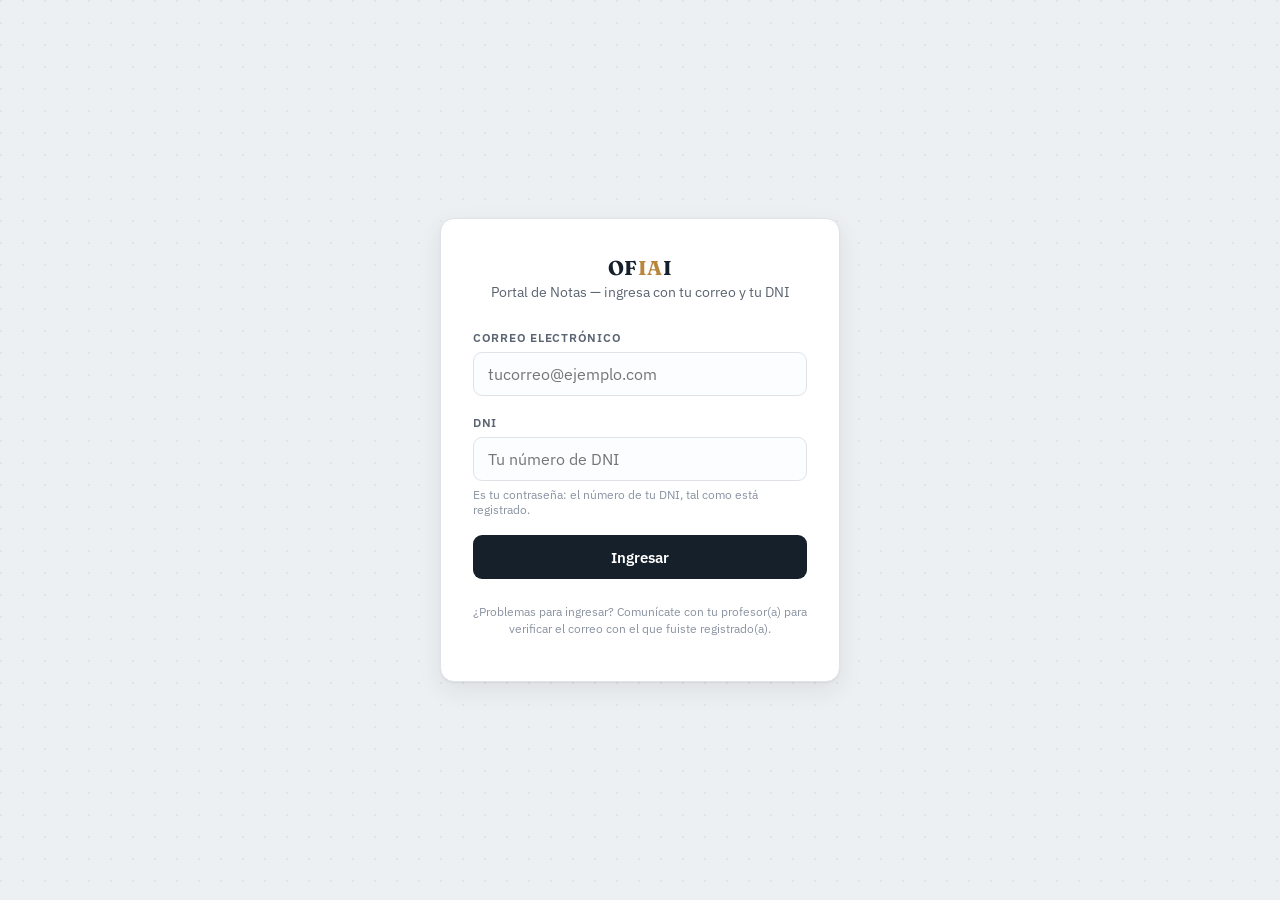
<file: index.html>
<!DOCTYPE html>
<html lang="es">
<head>
<meta charset="UTF-8" />
<meta name="viewport" content="width=device-width, initial-scale=1.0" />
<title>Portal de Notas · OFIAI</title>
<meta name="description" content="Consulta tus notas desde cualquier lugar." />
<link rel="preconnect" href="https://fonts.googleapis.com" />
<link rel="preconnect" href="https://fonts.gstatic.com" crossorigin />
<link href="https://fonts.googleapis.com/css2?family=Fraunces:opsz,wght@9..144,500;9..144,700&family=IBM+Plex+Sans:wght@400;500;600;700&family=IBM+Plex+Mono:wght@500;700&display=swap" rel="stylesheet" />
<link rel="stylesheet" href="css/style.css" />
</head>
<body>

<div class="login-shell">
  <div class="login-card">
    <div class="brand">
      <span class="mark">OF<span class="accent">IA</span>I</span>
    </div>
    <p class="lede">Portal de Notas — ingresa con tu correo y tu DNI</p>

    <div id="login-error" class="form-error" role="alert"></div>

    <form id="login-form" novalidate>
      <div class="field">
        <label for="email">Correo electrónico</label>
        <input type="email" id="email" name="email" autocomplete="username" required placeholder="tucorreo@ejemplo.com" />
      </div>
      <div class="field">
        <label for="dni">DNI</label>
        <input type="password" id="dni" name="dni" autocomplete="current-password" inputmode="numeric" required placeholder="Tu número de DNI" />
        <p class="hint">Es tu contraseña: el número de tu DNI, tal como está registrado.</p>
      </div>
      <button type="submit" id="login-btn" class="btn-primary">Ingresar</button>
    </form>

    <p class="login-foot">
      ¿Problemas para ingresar? Comunícate con tu profesor(a) para verificar el correo con el que fuiste registrado(a).
    </p>
  </div>
</div>

<script src="js/auth.js"></script>
</body>
</html>
</file>
<file: css/style.css>
/* =========================================================
   Portal de Notas — hoja de estilos
   Paleta: "libreta de calificaciones"
   ========================================================= */

:root {
  --ink: #16202b;
  --ink-soft: #22303f;
  --paper: #edf0f3;
  --card: #ffffff;
  --slate: #5b6472;
  --slate-light: #8a93a1;
  --brass: #b8873b;
  --brass-dark: #96692a;
  --ok: #2f6e4f;
  --ok-bg: #e5f1ea;
  --fail: #b3402c;
  --fail-bg: #fbe9e5;
  --neutral: #5b6472;
  --neutral-bg: #e9ebee;
  --border: #dfe3e8;
  --radius: 14px;
  --shadow: 0 1px 2px rgba(22, 32, 43, 0.06), 0 8px 24px rgba(22, 32, 43, 0.08);
}

* { box-sizing: border-box; }

html, body {
  margin: 0;
  padding: 0;
  background: var(--paper);
  color: var(--ink);
  font-family: "IBM Plex Sans", -apple-system, BlinkMacSystemFont, "Segoe UI", sans-serif;
  min-height: 100%;
}

body {
  background-image:
    radial-gradient(circle at 1px 1px, rgba(22,32,43,0.055) 1px, transparent 0);
  background-size: 22px 22px;
}

h1, h2, h3, .display {
  font-family: "Fraunces", "Times New Roman", serif;
  font-weight: 600;
  letter-spacing: -0.01em;
  color: var(--ink);
}

a { color: var(--brass-dark); }

button, input {
  font-family: inherit;
}

.mono {
  font-family: "IBM Plex Mono", ui-monospace, Menlo, monospace;
}

.visually-hidden {
  position: absolute;
  width: 1px; height: 1px;
  overflow: hidden;
  clip: rect(0 0 0 0);
}

/* focus visibility for keyboard nav */
a:focus-visible, button:focus-visible, input:focus-visible {
  outline: 2px solid var(--brass);
  outline-offset: 2px;
}

@media (prefers-reduced-motion: reduce) {
  * { animation-duration: 0.001ms !important; transition-duration: 0.001ms !important; }
}

/* ---------------------------------------------------------
   Marca
   --------------------------------------------------------- */
.brand {
  display: flex;
  align-items: baseline;
  gap: 0.5rem;
}

.brand .mark {
  font-family: "Fraunces", serif;
  font-weight: 700;
  font-size: 1.25rem;
  letter-spacing: 0.02em;
}

.brand .mark .accent { color: var(--brass); }

.brand .sub {
  font-size: 0.72rem;
  text-transform: uppercase;
  letter-spacing: 0.14em;
  color: var(--slate-light);
}

/* ---------------------------------------------------------
   Login
   --------------------------------------------------------- */
.login-shell {
  min-height: 100vh;
  display: flex;
  align-items: center;
  justify-content: center;
  padding: 1.5rem;
}

.login-card {
  width: 100%;
  max-width: 400px;
  background: var(--card);
  border-radius: var(--radius);
  box-shadow: var(--shadow);
  padding: 2.25rem 2rem 2rem;
  border: 1px solid var(--border);
}

.login-card .brand {
  justify-content: center;
  margin-bottom: 0.15rem;
}

.login-card .lede {
  text-align: center;
  color: var(--slate);
  font-size: 0.9rem;
  margin: 0.15rem 0 1.75rem;
}

.field {
  margin-bottom: 1.15rem;
}

.field label {
  display: block;
  font-size: 0.78rem;
  font-weight: 600;
  text-transform: uppercase;
  letter-spacing: 0.06em;
  color: var(--slate);
  margin-bottom: 0.4rem;
}

.field input {
  width: 100%;
  padding: 0.7rem 0.85rem;
  font-size: 0.98rem;
  border: 1.5px solid var(--border);
  border-radius: 9px;
  background: #fcfdfe;
  color: var(--ink);
  transition: border-color 0.15s ease;
}

.field input:focus {
  border-color: var(--brass);
  outline: none;
}

.field .hint {
  font-size: 0.76rem;
  color: var(--slate-light);
  margin-top: 0.35rem;
}

.btn-primary {
  width: 100%;
  padding: 0.75rem 1rem;
  background: var(--ink);
  color: #fff;
  border: none;
  border-radius: 9px;
  font-size: 0.95rem;
  font-weight: 600;
  cursor: pointer;
  transition: background 0.15s ease, transform 0.05s ease;
}

.btn-primary:hover { background: var(--ink-soft); }
.btn-primary:active { transform: translateY(1px); }
.btn-primary:disabled { opacity: 0.6; cursor: progress; }

.form-error {
  display: none;
  background: var(--fail-bg);
  color: var(--fail);
  border: 1px solid rgba(179, 64, 44, 0.25);
  border-radius: 9px;
  padding: 0.65rem 0.8rem;
  font-size: 0.85rem;
  margin-bottom: 1rem;
}

.form-error.show { display: block; }

.login-foot {
  text-align: center;
  margin-top: 1.5rem;
  font-size: 0.72rem;
  color: var(--slate-light);
  line-height: 1.5;
}

/* ---------------------------------------------------------
   Dashboard shell
   --------------------------------------------------------- */
.topbar {
  background: var(--ink);
  color: #fff;
  padding: 0.9rem 1.25rem;
  display: flex;
  align-items: center;
  justify-content: space-between;
  gap: 1rem;
  position: sticky;
  top: 0;
  z-index: 10;
}

.topbar .brand .sub { color: rgba(255,255,255,0.55); }

.topbar .who {
  display: flex;
  align-items: center;
  gap: 0.9rem;
}

.topbar .who span {
  font-size: 0.85rem;
  color: rgba(255,255,255,0.85);
}

.btn-ghost {
  background: transparent;
  border: 1.5px solid rgba(255,255,255,0.3);
  color: #fff;
  padding: 0.4rem 0.85rem;
  border-radius: 8px;
  font-size: 0.8rem;
  cursor: pointer;
  transition: background 0.15s ease;
}
.btn-ghost:hover { background: rgba(255,255,255,0.12); }

main.container {
  max-width: 900px;
  margin: 0 auto;
  padding: 1.75rem 1.25rem 4rem;
}

.loading, .error-state {
  text-align: center;
  color: var(--slate);
  padding: 3rem 1rem;
}

/* ---------------------------------------------------------
   La "boleta" — tarjeta principal con borde de ticket
   --------------------------------------------------------- */
.boleta {
  background: var(--card);
  border-radius: var(--radius);
  box-shadow: var(--shadow);
  border: 1px solid var(--border);
  overflow: hidden;
  margin-bottom: 1.5rem;
}

.ticket-edge {
  height: 14px;
  background:
    linear-gradient(135deg, var(--paper) 50%, transparent 50%),
    linear-gradient(45deg, transparent 50%, var(--paper) 50%);
  background-size: 16px 16px;
  background-position: left top;
  background-color: var(--card);
}

.boleta-body {
  padding: 1.6rem 1.75rem 1.9rem;
  display: flex;
  flex-wrap: wrap;
  gap: 1.5rem;
  align-items: center;
  justify-content: space-between;
}

.boleta-id .eyebrow {
  font-size: 0.72rem;
  text-transform: uppercase;
  letter-spacing: 0.12em;
  color: var(--brass-dark);
  font-weight: 600;
  margin-bottom: 0.35rem;
}

.boleta-id h2 {
  margin: 0 0 0.35rem;
  font-size: 1.5rem;
}

.boleta-id .meta {
  color: var(--slate);
  font-size: 0.88rem;
}

.boleta-id .meta .dot {
  margin: 0 0.4em;
  color: var(--slate-light);
}

/* sello / stamp de promedio final */
.sello {
  flex-shrink: 0;
  width: 118px;
  height: 118px;
  border-radius: 50%;
  border: 3px dashed currentColor;
  display: flex;
  flex-direction: column;
  align-items: center;
  justify-content: center;
  transform: rotate(-6deg);
  text-align: center;
}

.sello .num {
  font-family: "IBM Plex Mono", monospace;
  font-size: 2.1rem;
  font-weight: 700;
  line-height: 1;
}

.sello .of20 {
  font-size: 0.65rem;
  opacity: 0.75;
  margin-top: 0.1rem;
}

.sello .cond {
  margin-top: 0.35rem;
  font-size: 0.62rem;
  font-weight: 700;
  text-transform: uppercase;
  letter-spacing: 0.08em;
}

.sello.ok { color: var(--ok); }
.sello.fail { color: var(--fail); }
.sello.neutral { color: var(--neutral); }

/* ---------------------------------------------------------
   Grid de notas
   --------------------------------------------------------- */
.section-label {
  font-size: 0.78rem;
  text-transform: uppercase;
  letter-spacing: 0.1em;
  color: var(--slate);
  font-weight: 600;
  margin: 0 0 0.75rem 0.1rem;
}

.grades-grid {
  display: grid;
  grid-template-columns: repeat(auto-fit, minmax(210px, 1fr));
  gap: 1rem;
}

.grade-card {
  background: var(--card);
  border: 1px solid var(--border);
  border-radius: 12px;
  padding: 1.1rem 1.15rem;
  box-shadow: var(--shadow);
}

.grade-card .head {
  display: flex;
  justify-content: space-between;
  align-items: baseline;
  margin-bottom: 0.55rem;
}

.grade-card .label {
  font-weight: 600;
  font-size: 0.92rem;
}

.grade-card .weight {
  font-size: 0.7rem;
  color: var(--slate-light);
  white-space: nowrap;
}

.grade-card .score {
  font-family: "IBM Plex Mono", monospace;
  font-size: 1.5rem;
  font-weight: 700;
  margin-bottom: 0.55rem;
}

.grade-card .score .max {
  font-size: 0.95rem;
  font-weight: 500;
  color: var(--slate-light);
}

.bar-track {
  height: 7px;
  background: var(--neutral-bg);
  border-radius: 4px;
  overflow: hidden;
}

.bar-fill {
  height: 100%;
  background: var(--brass);
  border-radius: 4px;
}

.grade-card .na {
  color: var(--slate-light);
  font-size: 0.85rem;
  font-style: italic;
}

.badge {
  display: inline-block;
  padding: 0.15rem 0.6rem;
  border-radius: 999px;
  font-size: 0.68rem;
  font-weight: 700;
  text-transform: uppercase;
  letter-spacing: 0.06em;
}
.badge.ok { background: var(--ok-bg); color: var(--ok); }
.badge.fail { background: var(--fail-bg); color: var(--fail); }
.badge.neutral { background: var(--neutral-bg); color: var(--neutral); }

.retirado-note {
  background: var(--neutral-bg);
  color: var(--slate);
  border-radius: 12px;
  padding: 1rem 1.15rem;
  font-size: 0.9rem;
  margin-top: 0.25rem;
}

/* ---------------------------------------------------------
   Responsive
   --------------------------------------------------------- */
@media (max-width: 480px) {
  .boleta-body { padding: 1.3rem 1.1rem 1.5rem; }
  .boleta-id h2 { font-size: 1.25rem; }
  .sello { width: 96px; height: 96px; }
  .sello .num { font-size: 1.7rem; }
}
</file>
